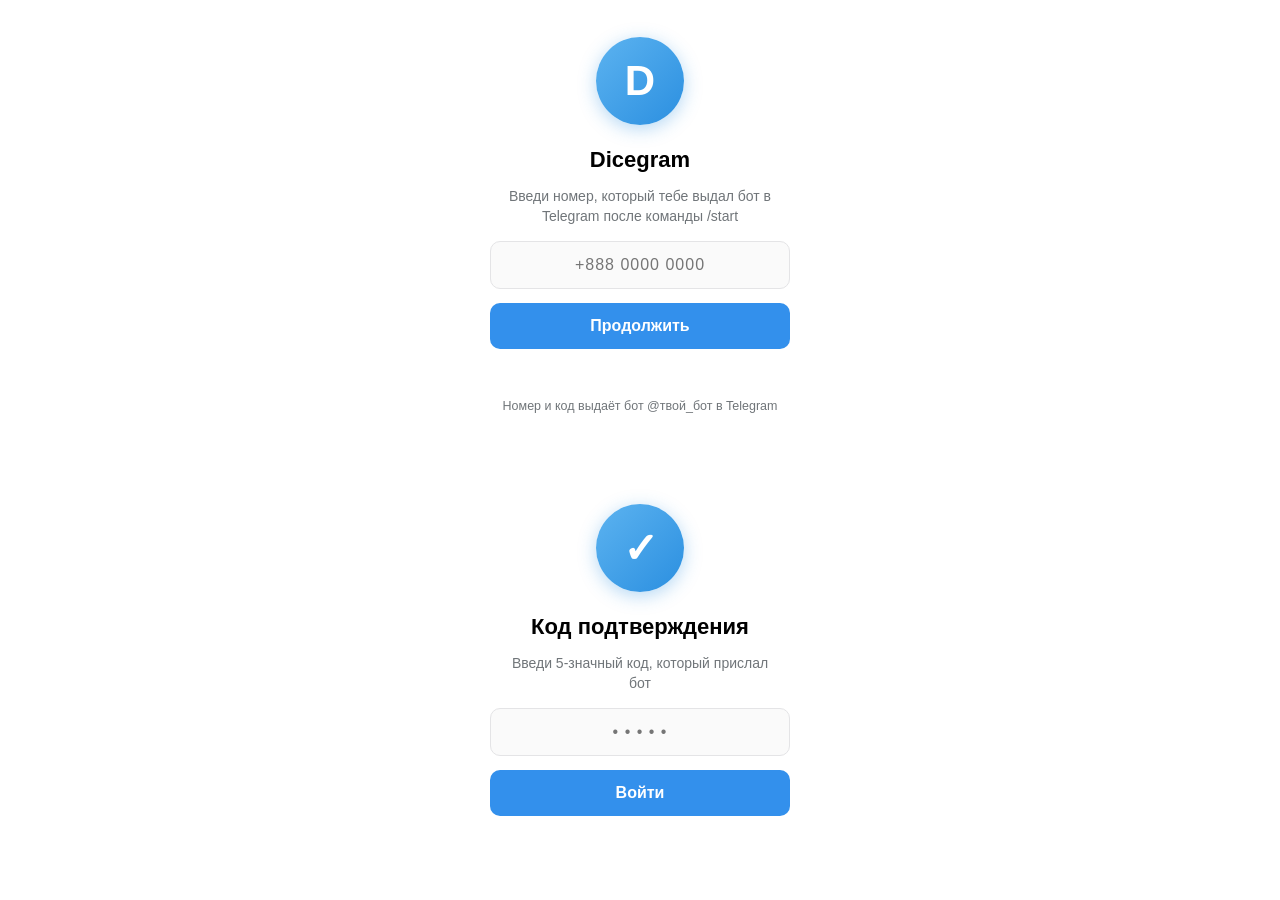
<file: index.html>
<!DOCTYPE html>
<html lang="ru">
<head>
<meta charset="UTF-8" />
<meta name="viewport" content="width=device-width, initial-scale=1.0, maximum-scale=1.0, user-scalable=no" />
<title>Dicegram</title>
<script src="https://telegram.org/js/telegram-web-app.js"></script>
<style>
  :root{
    --tg-blue:#2ca5e0;
    --tg-header:#3390ec;
    --tg-bg:#f4f4f5;
    --tg-panel:#ffffff;
    --tg-border:#e4e4e6;
    --tg-text:#000000;
    --tg-gray:#707579;
    --tg-outgoing:#effdde;
    --tg-incoming:#ffffff;
    --tg-blue-check:#4fae4e;
  }
  *{box-sizing:border-box;margin:0;padding:0;-webkit-tap-highlight-color:transparent;}
  html,body{height:100%;overflow:hidden;}
  body{
    font-family:-apple-system,BlinkMacSystemFont,"Segoe UI",Roboto,Helvetica,Arial,sans-serif;
    background:var(--tg-bg);
    color:var(--tg-text);
    font-size:15px;
  }
  #app{height:100vh;width:100vw;display:flex;flex-direction:column;position:relative;}

  /* ---------- AUTH SCREENS ---------- */
  .auth-screen{
    height:100%;display:flex;flex-direction:column;align-items:center;justify-content:center;
    padding:32px 24px;background:var(--tg-panel);text-align:center;gap:14px;
  }
  .auth-logo{
    width:88px;height:88px;border-radius:50%;
    background:linear-gradient(135deg,#5cb3f0,#2b8fe0);
    display:flex;align-items:center;justify-content:center;
    color:#fff;font-size:42px;font-weight:600;margin-bottom:8px;
    box-shadow:0 4px 18px rgba(43,143,224,.35);
  }
  .auth-title{font-size:22px;font-weight:600;}
  .auth-sub{color:var(--tg-gray);font-size:14px;max-width:280px;line-height:1.4;}
  .auth-input{
    width:100%;max-width:300px;padding:14px 16px;border-radius:10px;
    border:1px solid var(--tg-border);font-size:16px;text-align:center;
    outline:none;background:#fafafa;letter-spacing:1px;
  }
  .auth-input:focus{border-color:var(--tg-header);background:#fff;}
  .auth-btn{
    width:100%;max-width:300px;padding:14px;border:none;border-radius:10px;
    background:var(--tg-header);color:#fff;font-size:16px;font-weight:600;
    cursor:pointer;transition:opacity .15s;
  }
  .auth-btn:active{opacity:.8;}
  .auth-btn:disabled{background:#b8d6f5;cursor:default;}
  .auth-error{color:#e05a5a;font-size:13px;min-height:16px;}
  .auth-hint{color:var(--tg-gray);font-size:12.5px;margin-top:6px;}

  /* ---------- HEADER ---------- */
  .tg-header{
    background:var(--tg-header);color:#fff;height:56px;flex-shrink:0;
    display:flex;align-items:center;padding:0 12px;gap:12px;
    box-shadow:0 1px 3px rgba(0,0,0,.15);z-index:10;
  }
  .tg-header .icon-btn{
    width:36px;height:36px;border-radius:50%;display:flex;align-items:center;justify-content:center;
    cursor:pointer;flex-shrink:0;
  }
  .tg-header .icon-btn:active{background:rgba(255,255,255,.15);}
  .tg-header .title{font-size:19px;font-weight:600;flex:1;}
  .search-bar{flex:1;display:flex;align-items:center;background:rgba(255,255,255,.16);
    border-radius:20px;padding:0 12px;height:36px;gap:8px;}
  .search-bar input{background:transparent;border:none;outline:none;color:#fff;font-size:15px;width:100%;}
  .search-bar input::placeholder{color:rgba(255,255,255,.75);}

  /* ---------- CHAT LIST ---------- */
  .screen{position:absolute;inset:0;display:flex;flex-direction:column;background:var(--tg-panel);}
  .screen.hidden{display:none;}
  .chat-list{flex:1;overflow-y:auto;-webkit-overflow-scrolling:touch;}
  .chat-item{
    display:flex;align-items:center;gap:12px;padding:10px 14px;cursor:pointer;
    border-bottom:1px solid #f0f0f0;
  }
  .chat-item:active{background:#f2f2f2;}
  .avatar{
    width:52px;height:52px;border-radius:50%;flex-shrink:0;
    display:flex;align-items:center;justify-content:center;color:#fff;font-weight:600;font-size:20px;
  }
  .chat-meta{flex:1;min-width:0;}
  .chat-row1{display:flex;justify-content:space-between;align-items:baseline;}
  .chat-name{font-weight:600;font-size:15.5px;white-space:nowrap;overflow:hidden;text-overflow:ellipsis;}
  .chat-time{color:var(--tg-gray);font-size:12.5px;flex-shrink:0;margin-left:6px;}
  .chat-row2{display:flex;justify-content:space-between;align-items:center;margin-top:2px;}
  .chat-last{color:var(--tg-gray);font-size:14px;white-space:nowrap;overflow:hidden;text-overflow:ellipsis;}
  .support-badge{
    display:inline-flex;align-items:center;justify-content:center;
    background:#3390ec;color:#fff;border-radius:50%;width:14px;height:14px;font-size:10px;margin-left:4px;
  }

  /* ---------- CHAT WINDOW ---------- */
  .chat-header{background:var(--tg-header);color:#fff;height:56px;display:flex;align-items:center;
    gap:10px;padding:0 8px;flex-shrink:0;}
  .chat-header .back-btn{width:36px;height:36px;display:flex;align-items:center;justify-content:center;cursor:pointer;}
  .chat-header .avatar{width:38px;height:38px;font-size:15px;}
  .chat-header-info{flex:1;min-width:0;}
  .chat-header-name{font-weight:600;font-size:16px;white-space:nowrap;overflow:hidden;text-overflow:ellipsis;}
  .chat-header-status{font-size:12.5px;color:rgba(255,255,255,.85);}

  .messages-area{
    flex:1;overflow-y:auto;padding:14px 10px;display:flex;flex-direction:column;gap:4px;
    background:#e7ebf0 url("data:image/svg+xml,%3Csvg xmlns='http://www.w3.org/2000/svg' width='60' height='60'%3E%3Crect width='60' height='60' fill='%23e7ebf0'/%3E%3C/svg%3E");
    -webkit-overflow-scrolling:touch;
  }
  .msg-row{display:flex;max-width:100%;}
  .msg-row.out{justify-content:flex-end;}
  .msg-bubble{
    max-width:75%;padding:6px 9px 7px 10px;border-radius:12px;position:relative;
    font-size:15px;line-height:1.35;word-wrap:break-word;box-shadow:0 1px 1px rgba(0,0,0,.06);
  }
  .msg-row.in .msg-bubble{background:var(--tg-incoming);border-top-left-radius:3px;}
  .msg-row.out .msg-bubble{background:var(--tg-outgoing);border-top-right-radius:3px;}
  .msg-text{white-space:pre-wrap;}
  .msg-meta{display:flex;justify-content:flex-end;align-items:center;gap:3px;margin-top:2px;
    font-size:11px;color:var(--tg-gray);float:right;margin-left:8px;}
  .msg-check{color:var(--tg-blue-check);font-size:13px;}

  .composer{
    display:flex;align-items:center;gap:8px;padding:8px 10px;background:#fff;
    border-top:1px solid var(--tg-border);flex-shrink:0;
  }
  .composer textarea{
    flex:1;border:1px solid var(--tg-border);border-radius:20px;padding:10px 16px;
    font-size:15px;resize:none;outline:none;max-height:100px;font-family:inherit;background:#fafafa;
  }
  .composer textarea:focus{border-color:var(--tg-header);background:#fff;}
  .send-btn{
    width:40px;height:40px;border-radius:50%;background:var(--tg-header);border:none;color:#fff;
    display:flex;align-items:center;justify-content:center;cursor:pointer;flex-shrink:0;
  }
  .send-btn:active{opacity:.8;}

  /* ---------- PROFILE ---------- */
  .profile-header{position:relative;background:linear-gradient(135deg,#5cb3f0,#2b8fe0);
    padding:50px 20px 20px;color:#fff;flex-shrink:0;}
  .profile-back{position:absolute;top:12px;left:8px;width:36px;height:36px;
    display:flex;align-items:center;justify-content:center;cursor:pointer;}
  .profile-avatar-big{
    width:100px;height:100px;border-radius:50%;margin:0 auto 12px;
    display:flex;align-items:center;justify-content:center;color:#fff;font-size:40px;font-weight:600;
    border:3px solid rgba(255,255,255,.5);
  }
  .profile-name{text-align:center;font-size:21px;font-weight:600;}
  .profile-status{text-align:center;font-size:13px;color:rgba(255,255,255,.85);margin-top:2px;}
  .profile-body{flex:1;overflow-y:auto;background:var(--tg-panel);}
  .profile-section{padding:14px 18px;border-bottom:8px solid var(--tg-bg);}
  .profile-row{padding:10px 0;}
  .profile-row-label{font-size:13px;color:var(--tg-gray);margin-bottom:2px;}
  .profile-row-value{font-size:16px;}

  /* ---------- BOTTOM TABS ---------- */
  .tabbar{display:flex;border-top:1px solid var(--tg-border);background:#fff;flex-shrink:0;}
  .tab{flex:1;display:flex;flex-direction:column;align-items:center;justify-content:center;
    padding:6px 0 8px;gap:2px;color:var(--tg-gray);cursor:pointer;font-size:11px;}
  .tab.active{color:var(--tg-header);}
  .tab svg{width:24px;height:24px;}

  ::-webkit-scrollbar{width:0;}

  .fab{
    position:absolute;right:16px;bottom:76px;width:56px;height:56px;border-radius:50%;
    background:var(--tg-header);color:#fff;display:flex;align-items:center;justify-content:center;
    box-shadow:0 3px 10px rgba(0,0,0,.25);cursor:pointer;font-size:26px;z-index:5;
  }
</style>
</head>
<body>
<div id="app">

  <!-- ==================== AUTH: PHONE ==================== -->
  <div id="screen-phone" class="auth-screen">
    <div class="auth-logo">D</div>
    <div class="auth-title">Dicegram</div>
    <div class="auth-sub">Введи номер, который тебе выдал бот в Telegram после команды /start</div>
    <input id="phone-input" class="auth-input" type="text" placeholder="+888 0000 0000" />
    <button id="phone-submit" class="auth-btn">Продолжить</button>
    <div id="phone-error" class="auth-error"></div>
    <div class="auth-hint">Номер и код выдаёт бот @твой_бот в Telegram</div>
  </div>

  <!-- ==================== AUTH: CODE ==================== -->
  <div id="screen-code" class="auth-screen hidden">
    <div class="auth-logo">✓</div>
    <div class="auth-title">Код подтверждения</div>
    <div class="auth-sub" id="code-sub">Введи 5-значный код, который прислал бот</div>
    <input id="code-input" class="auth-input" type="text" inputmode="numeric" maxlength="5" placeholder="• • • • •" />
    <button id="code-submit" class="auth-btn">Войти</button>
    <div id="code-error" class="auth-error"></div>
  </div>

  <!-- ==================== MAIN: CHAT LIST ==================== -->
  <div id="screen-chats" class="screen hidden">
    <div class="tg-header">
      <div class="icon-btn" onclick="showProfile()">
        <svg viewBox="0 0 24 24" width="22" height="22" fill="#fff"><circle cx="12" cy="8" r="4"/><path d="M4 20c0-4 4-6 8-6s8 2 8 6"/></svg>
      </div>
      <div class="title">Dicegram</div>
      <div class="icon-btn">
        <svg viewBox="0 0 24 24" width="20" height="20" fill="none" stroke="#fff" stroke-width="2"><circle cx="11" cy="11" r="7"/><line x1="21" y1="21" x2="16.65" y2="16.65"/></svg>
      </div>
    </div>
    <div id="chat-list" class="chat-list"></div>
    <div class="fab" onclick="alert('Создание новых чатов и групп появится в следующем обновлении Dicegram 🚀')">✏️</div>
    <div class="tabbar">
      <div class="tab active"><svg viewBox="0 0 24 24" fill="none" stroke="currentColor" stroke-width="2"><path d="M21 15a2 2 0 0 1-2 2H7l-4 4V5a2 2 0 0 1 2-2h14a2 2 0 0 1 2 2z"/></svg>Чаты</div>
      <div class="tab" onclick="showProfile()"><svg viewBox="0 0 24 24" fill="none" stroke="currentColor" stroke-width="2"><circle cx="12" cy="8" r="4"/><path d="M4 20c0-4 4-6 8-6s8 2 8 6"/></svg>Профиль</div>
    </div>
  </div>

  <!-- ==================== CHAT WINDOW ==================== -->
  <div id="screen-chat" class="screen hidden">
    <div class="chat-header">
      <div class="back-btn" onclick="backToChats()">
        <svg viewBox="0 0 24 24" width="24" height="24" fill="none" stroke="#fff" stroke-width="2"><polyline points="15 18 9 12 15 6"/></svg>
      </div>
      <div id="chat-header-avatar" class="avatar">D</div>
      <div class="chat-header-info">
        <div id="chat-header-name" class="chat-header-name">Чат</div>
        <div class="chat-header-status">онлайн</div>
      </div>
    </div>
    <div id="messages-area" class="messages-area"></div>
    <div class="composer">
      <textarea id="msg-input" rows="1" placeholder="Сообщение"></textarea>
      <button class="send-btn" onclick="sendMessage()">
        <svg viewBox="0 0 24 24" width="20" height="20" fill="#fff"><path d="M2 21l21-9L2 3v7l15 2-15 2z"/></svg>
      </button>
    </div>
  </div>

  <!-- ==================== PROFILE ==================== -->
  <div id="screen-profile" class="screen hidden">
    <div class="profile-header">
      <div class="profile-back" onclick="backToChats()">
        <svg viewBox="0 0 24 24" width="24" height="24" fill="none" stroke="#fff" stroke-width="2"><polyline points="15 18 9 12 15 6"/></svg>
      </div>
      <div id="profile-avatar-big" class="profile-avatar-big">D</div>
      <div id="profile-name" class="profile-name">Имя</div>
      <div class="profile-status">в сети</div>
    </div>
    <div class="profile-body">
      <div class="profile-section">
        <div class="profile-row">
          <div class="profile-row-label">Номер телефона</div>
          <div id="profile-phone" class="profile-row-value">—</div>
        </div>
      </div>
      <div class="profile-section">
        <div class="profile-row">
          <div class="profile-row-label">О себе</div>
          <div id="profile-about" class="profile-row-value">—</div>
        </div>
      </div>
      <div class="profile-section">
        <div class="profile-row">
          <div class="profile-row-label">Имя пользователя</div>
          <div id="profile-username" class="profile-row-value">—</div>
        </div>
      </div>
    </div>
  </div>

</div>

<script>
/* ============================================================
   Dicegram mini-app frontend
   Работает через REST API (bot.py, aiohttp, порт 8080)
   ============================================================ */

// Если открыто через сам VPS — API на том же домене.
// Если открыто через GitHub Pages — укажи явно домен VPS.
const API_BASE = "https://a48794-5d18.e.jrnm.app";

let AUTH_TOKEN = localStorage.getItem("dicegram_token") || null;
let CURRENT_USER = null;
let CURRENT_CHAT = null;
let LAST_MSG_ID = 0;
let PENDING_PHONE = null;
let pollAbort = null;

const tg = window.Telegram ? window.Telegram.WebApp : null;
if (tg) { tg.ready(); tg.expand(); }

function show(id){
  document.querySelectorAll('.screen, .auth-screen').forEach(el => el.classList.add('hidden'));
  document.getElementById(id).classList.remove('hidden');
}

/* ---------------- API helpers ---------------- */
async function api(path, opts = {}) {
  const headers = opts.headers || {};
  if (AUTH_TOKEN) headers['X-Auth-Token'] = AUTH_TOKEN;
  if (opts.body) headers['Content-Type'] = 'application/json';
  const res = await fetch(API_BASE + path, { ...opts, headers });
  return res.json();
}

/* ---------------- AUTH FLOW ---------------- */
document.getElementById('phone-submit').onclick = () => {
  const phone = document.getElementById('phone-input').value.trim();
  const errEl = document.getElementById('phone-error');
  if (!phone) { errEl.textContent = 'Введи номер телефона'; return; }
  errEl.textContent = '';
  PENDING_PHONE = phone;
  document.getElementById('code-sub').textContent =
    `Введи 5-значный код, отправленный ботом на номер ${phone}`;
  show('screen-code');
};

document.getElementById('code-submit').onclick = async () => {
  const code = document.getElementById('code-input').value.trim();
  const errEl = document.getElementById('code-error');
  if (!code) { errEl.textContent = 'Введи код'; return; }
  errEl.textContent = 'Проверяю...';

  try {
    const data = await api('/api/verify_code', {
      method: 'POST',
      body: JSON.stringify({ phone: PENDING_PHONE, code })
    });
    if (data.ok) {
      AUTH_TOKEN = data.token;
      localStorage.setItem('dicegram_token', AUTH_TOKEN);
      CURRENT_USER = data.user;
      errEl.textContent = '';
      await enterApp();
    } else {
      errEl.textContent = errText(data.error);
    }
  } catch (e) {
    errEl.textContent = 'Не удалось связаться с сервером Dicegram';
  }
};

function errText(code){
  return {
    phone_not_found: 'Номер не найден. Проверь, что писал боту /start',
    wrong_code: 'Неверный код',
  }[code] || 'Ошибка. Попробуй ещё раз';
}

/* ---------------- APP ENTRY ---------------- */
async function enterApp(){
  if (!CURRENT_USER) {
    const data = await api('/api/me');
    if (!data.ok) { AUTH_TOKEN = null; localStorage.removeItem('dicegram_token'); show('screen-phone'); return; }
    CURRENT_USER = data.user;
  }
  renderProfile();
  await loadChats();
  show('screen-chats');
}

/* ---------------- CHAT LIST ---------------- */
async function loadChats(){
  const data = await api('/api/chats');
  if (!data.ok) return;
  const list = document.getElementById('chat-list');
  list.innerHTML = '';
  data.chats.forEach(chat => {
    const div = document.createElement('div');
    div.className = 'chat-item';
    div.onclick = () => openChat(chat);
    const initial = (chat.title || '?').trim()[0]?.toUpperCase() || '?';
    const time = chat.last_time ? formatTime(chat.last_time) : '';
    div.innerHTML = `
      <div class="avatar" style="background:${chat.avatar_color || '#65aadd'}">${initial}</div>
      <div class="chat-meta">
        <div class="chat-row1">
          <div class="chat-name">${escapeHtml(chat.title || 'Чат')}${chat.type === 'support' ? '<span class="support-badge">✓</span>' : ''}</div>
          <div class="chat-time">${time}</div>
        </div>
        <div class="chat-row2">
          <div class="chat-last">${escapeHtml(chat.last_text || 'Нет сообщений')}</div>
        </div>
      </div>
    `;
    list.appendChild(div);
  });
}

/* ---------------- CHAT WINDOW ---------------- */
async function openChat(chat){
  CURRENT_CHAT = chat;
  LAST_MSG_ID = 0;
  document.getElementById('chat-header-name').textContent = chat.title || 'Чат';
  document.getElementById('chat-header-avatar').textContent = (chat.title || '?').trim()[0]?.toUpperCase() || '?';
  document.getElementById('chat-header-avatar').style.background = chat.avatar_color || '#65aadd';
  show('screen-chat');

  await loadMessages();
  startPolling();
}

function backToChats(){
  stopPolling();
  CURRENT_CHAT = null;
  loadChats();
  show('screen-chats');
}

async function loadMessages(){
  const data = await api(`/api/messages?chat_id=${CURRENT_CHAT.id}`);
  if (!data.ok) return;
  const area = document.getElementById('messages-area');
  area.innerHTML = '';
  data.messages.forEach(renderMessage);
  if (data.messages.length) LAST_MSG_ID = data.messages[data.messages.length - 1].id;
  area.scrollTop = area.scrollHeight;
}

function renderMessage(msg){
  const area = document.getElementById('messages-area');
  const isOut = CURRENT_USER && msg.sender_id === CURRENT_USER.id;
  const row = document.createElement('div');
  row.className = 'msg-row ' + (isOut ? 'out' : 'in');
  const time = formatTime(msg.sent_at);
  const checks = isOut ? '<span class="msg-check">✓✓</span>' : '';
  row.innerHTML = `
    <div class="msg-bubble">
      <span class="msg-text">${escapeHtml(msg.text)}</span>
      <span class="msg-meta">${time} ${checks}</span>
    </div>
  `;
  area.appendChild(row);
}

async function sendMessage(){
  const input = document.getElementById('msg-input');
  const text = input.value.trim();
  if (!text || !CURRENT_CHAT) return;
  input.value = '';

  // Оптимистичное отображение
  renderMessage({
    id: 'tmp-' + Date.now(),
    sender_id: CURRENT_USER.id,
    text,
    sent_at: Math.floor(Date.now() / 1000)
  });
  const area = document.getElementById('messages-area');
  area.scrollTop = area.scrollHeight;

  const data = await api('/api/send', {
    method: 'POST',
    body: JSON.stringify({ chat_id: CURRENT_CHAT.id, text })
  });
  if (data.ok) LAST_MSG_ID = data.message_id;
}

document.getElementById('msg-input').addEventListener('keydown', (e) => {
  if (e.key === 'Enter' && !e.shiftKey) {
    e.preventDefault();
    sendMessage();
  }
});

/* ---------------- POLLING (long-poll updates) ---------------- */
function startPolling(){
  stopPolling();
  pollAbort = { stopped: false };
  pollLoop(pollAbort);
}
function stopPolling(){
  if (pollAbort) pollAbort.stopped = true;
}
async function pollLoop(handle){
  while (!handle.stopped && CURRENT_CHAT) {
    try {
      const data = await api(`/api/updates?chat_id=${CURRENT_CHAT.id}&since_id=${LAST_MSG_ID}`);
      if (handle.stopped) break;
      if (data.ok && data.messages && data.messages.length) {
        data.messages.forEach(renderMessage);
        LAST_MSG_ID = data.messages[data.messages.length - 1].id;
        const area = document.getElementById('messages-area');
        area.scrollTop = area.scrollHeight;
      }
    } catch (e) {
      await sleep(2000);
    }
  }
}
function sleep(ms){ return new Promise(r => setTimeout(r, ms)); }

/* ---------------- PROFILE ---------------- */
function showProfile(){
  renderProfile();
  show('screen-profile');
}
function renderProfile(){
  if (!CURRENT_USER) return;
  const initial = (CURRENT_USER.first_name || '?').trim()[0]?.toUpperCase() || '?';
  document.getElementById('profile-avatar-big').textContent = initial;
  document.getElementById('profile-avatar-big').style.background = CURRENT_USER.avatar_color || '#65aadd';
  document.getElementById('profile-name').textContent =
    `${CURRENT_USER.first_name || ''} ${CURRENT_USER.last_name || ''}`.trim() || 'Без имени';
  document.getElementById('profile-phone').textContent = CURRENT_USER.phone || '—';
  document.getElementById('profile-about').textContent = CURRENT_USER.about || '—';
  document.getElementById('profile-username').textContent = CURRENT_USER.username ? '@' + CURRENT_USER.username : '—';
}

/* ---------------- UTILS ---------------- */
function formatTime(unixSeconds){
  const d = new Date(unixSeconds * 1000);
  return d.toLocaleTimeString('ru-RU', { hour: '2-digit', minute: '2-digit' });
}
function escapeHtml(str){
  const div = document.createElement('div');
  div.textContent = str ?? '';
  return div.innerHTML;
}

/* ---------------- INIT ---------------- */
(async function init(){
  if (AUTH_TOKEN) {
    try { await enterApp(); } catch (e) { show('screen-phone'); }
  } else {
    show('screen-phone');
  }
})();
</script>
</body>
</html>
</file>
